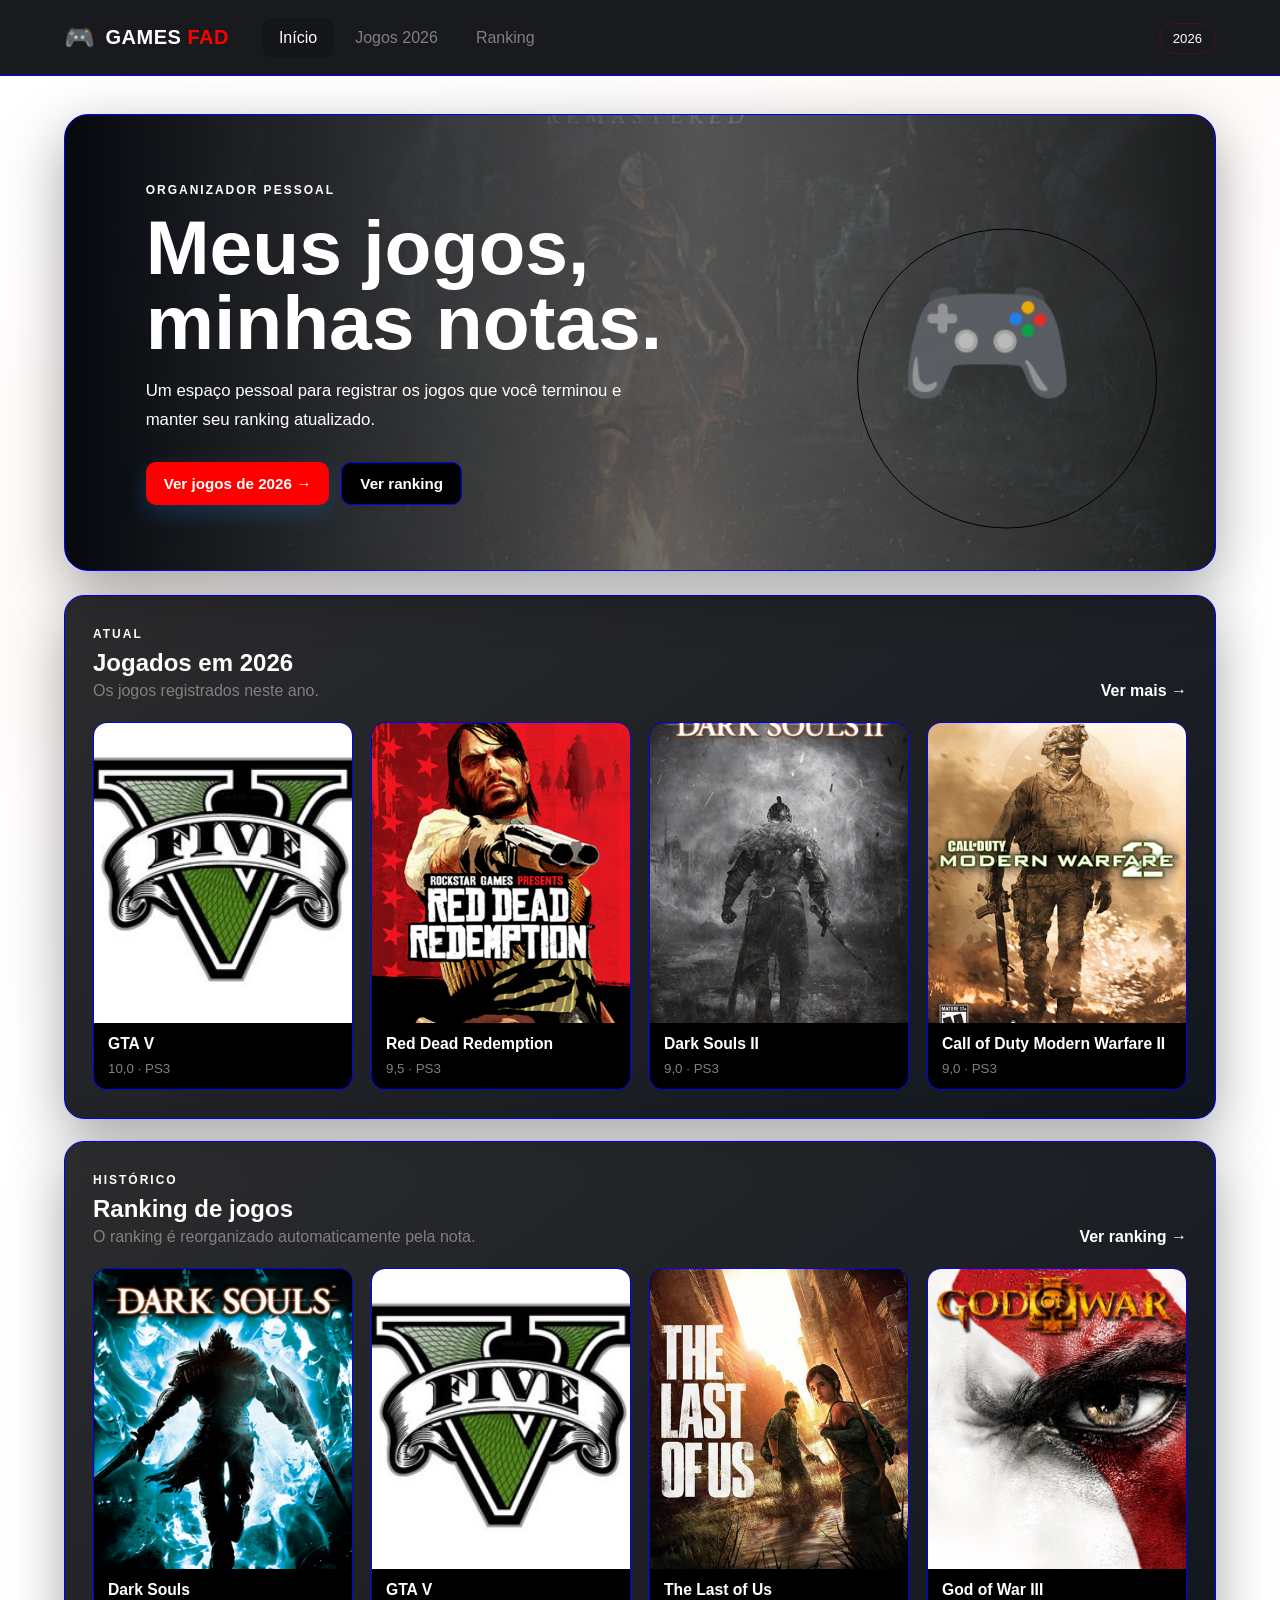
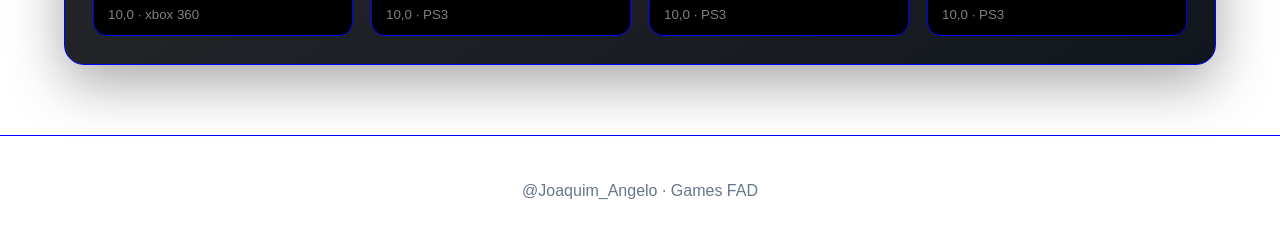
<file: index.html>
<!DOCTYPE html>
<html lang="pt-br">
<head>
    <meta charset="UTF-8">
    <meta name="viewport" content="width=device-width, initial-scale=1.0">
    <title>Games FAD</title>
    <link rel="stylesheet" href="style.css">
</head>
<body>
    <header class="site-header">
        <div class="brand">
            <span class="brand-icon">🎮</span>
            <span>GAMES <strong style="color: red;">FAD</strong></span>
        </div>

        <nav class="nav">
            <a class="active" href="index.html">Início</a>
            <a href="2026.html">Jogos 2026</a>
            <a href="Ranking.html">Ranking</a>
        </nav>

        <div class="header-right">
            <span class="year-badge">2026</span>
        </div>
    </header>

    <main class="home">
        <section class="hero">
            <div class="hero-text">
                <span class="eyebrow">ORGANIZADOR PESSOAL</span>
                <h1>Meus jogos,<br><span>minhas notas.</span></h1>
                <p>Um espaço pessoal para registrar os jogos que você terminou e manter seu ranking atualizado.</p>
                <div class="hero-actions">
                    <a class="btn primary" href="2026.html">Ver jogos de 2026 →</a>
                    <a class="btn secondary" href="Ranking.html">Ver ranking</a>
                </div>
            </div>
            <div class="hero-decoration">
                <div class="controller">🎮</div>
                <div class="hero-circle"></div>
            </div>
        </section>

        <section class="home-grid">
            <article class="home-section">
                <div class="section-heading">
                    <div>
                        <span class="section-kicker">ATUAL</span>
                        <h2>Jogados em 2026</h2>
                        <p>Os jogos registrados neste ano.</p>
                    </div>
                    <a class="text-link" href="2026.html">Ver mais →</a>
                </div>
                <div class="cover-row">
                    <article class="cover-card">
                        <img src="Games/GTA_V.jpg" alt="GTA V">
                        <div class="cover-info"><h3>GTA V</h3><small>10,0 · PS3</small></div>
                    </article>
                    <article class="cover-card">
                        <img src="Games/Red_Dead_Redemption.png" alt="Red Dead Redemption">
                        <div class="cover-info"><h3>Red Dead Redemption</h3><small>9,5 · PS3</small></div>
                    </article>
                    <article class="cover-card">
                        <img src="Games/Dark_Souls_2.png" alt="Dark Souls II">
                        <div class="cover-info"><h3>Dark Souls II</h3><small>9,0 · PS3</small></div>
                    </article>
                    <article class="cover-card">
                        <img src="Games/Modern_Warfare_2.png" alt="Call of Duty Modern Warfare II">
                        <div class="cover-info"><h3>Call of Duty Modern Warfare II</h3><small>9,0 · PS3</small></div>
                    </article>
                </div>
            </article>

            <article class="home-section">
                <div class="section-heading">
                    <div>
                        <span class="section-kicker">HISTÓRICO</span>
                        <h2>Ranking de jogos</h2>
                        <p>O ranking é reorganizado automaticamente pela nota.</p>
                    </div>
                    <a class="text-link" href="Ranking.html">Ver ranking →</a>
                </div>
                <div class="cover-row">
                    <article class="cover-card">
                        <img src="Games/Dark_Souls.png" alt="Dark Souls">
                        <div class="cover-info"><h3>Dark Souls</h3><small>10,0 · xbox 360</small></div>
                    </article>
                    <article class="cover-card">
                        <img src="Games/GTA_V.jpg" alt="GTA V">
                        <div class="cover-info"><h3>GTA V</h3><small>10,0 · PS3</small></div>
                    </article>
                    <article class="cover-card">
                        <img src="Games/The_Last_of_Us.png" alt="The Last of Us">
                        <div class="cover-info"><h3>The Last of Us</h3><small>10,0 · PS3</small></div>
                    </article>
                    <article class="cover-card">
                        <img src="Games/God_of_War_III.webp" alt="God of War III">
                        <div class="cover-info"><h3>God of War III</h3><small>10,0 · PS3</small></div>
                    </article>
                </div>
            </article>
        </section>
    </main>

    <footer>
        <p>@Joaquim_Angelo · Games FAD</p>
    </footer>
</body>
</html>
</file>
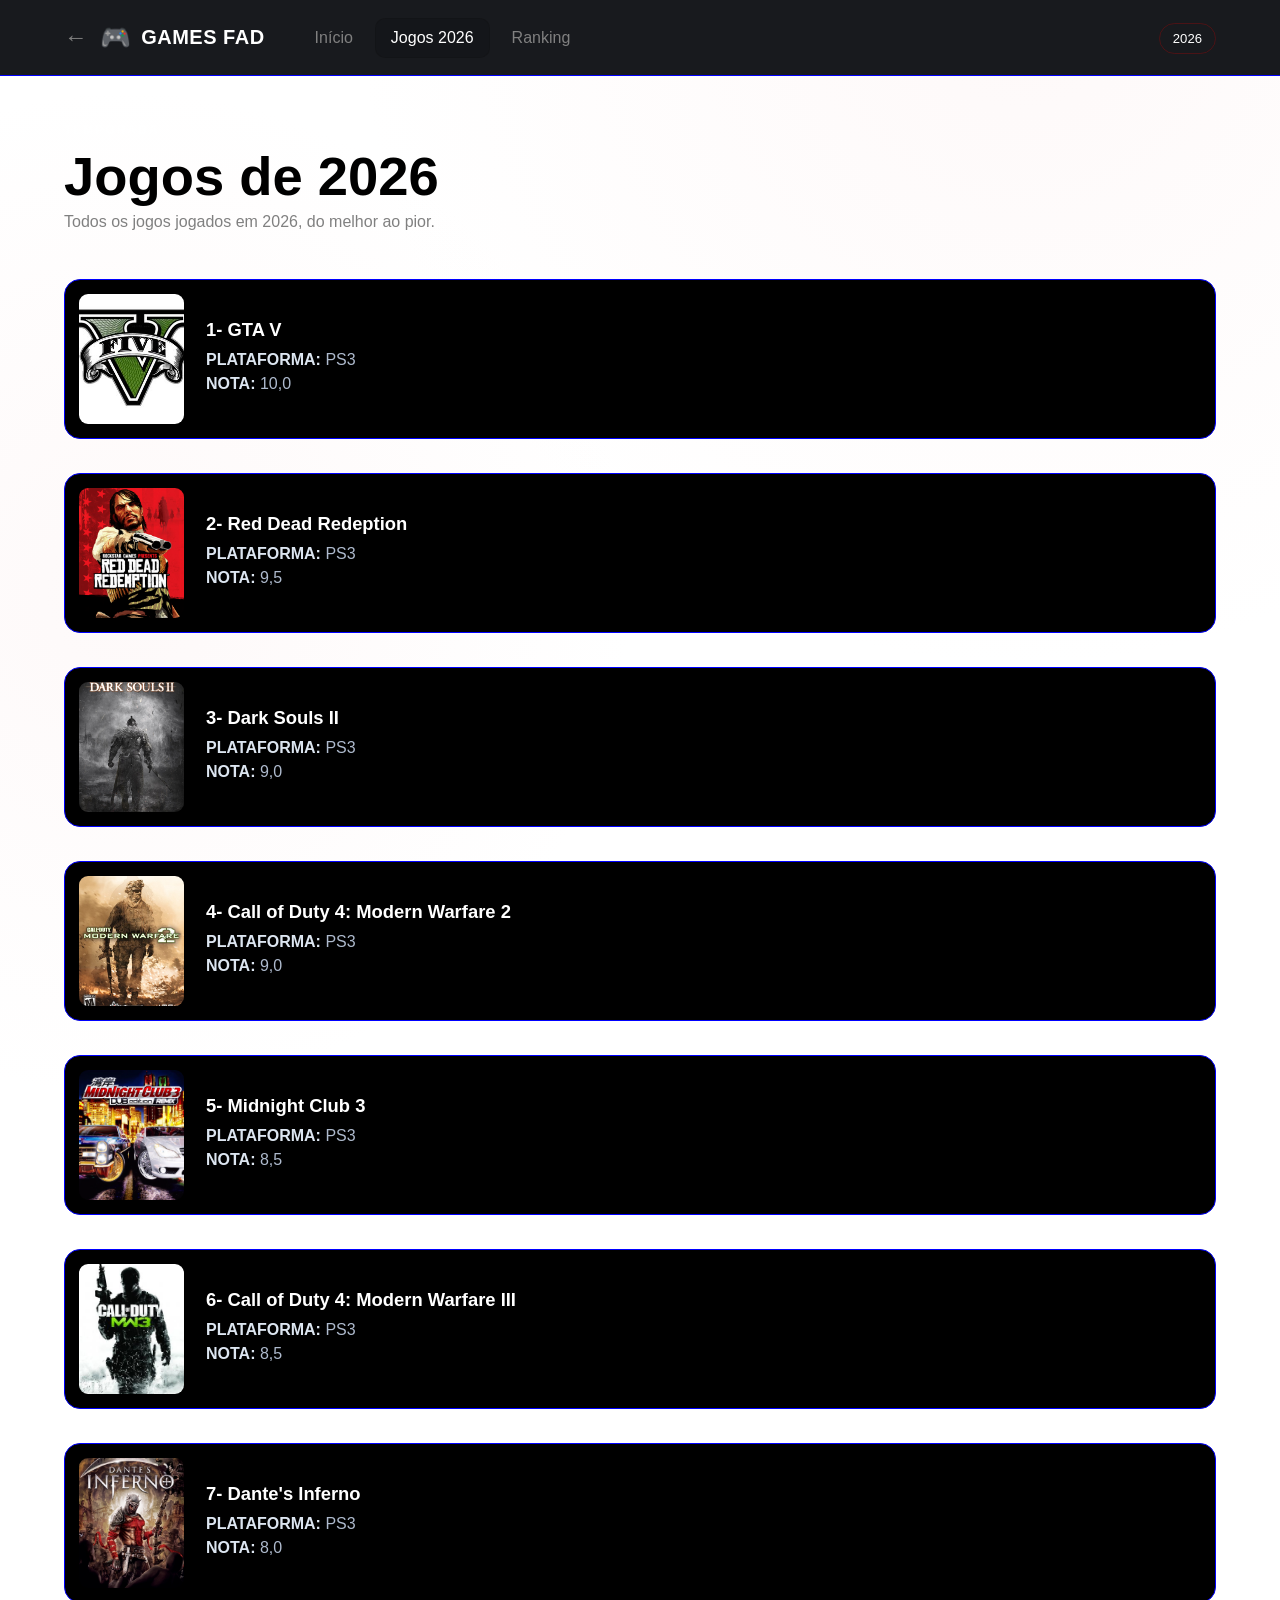
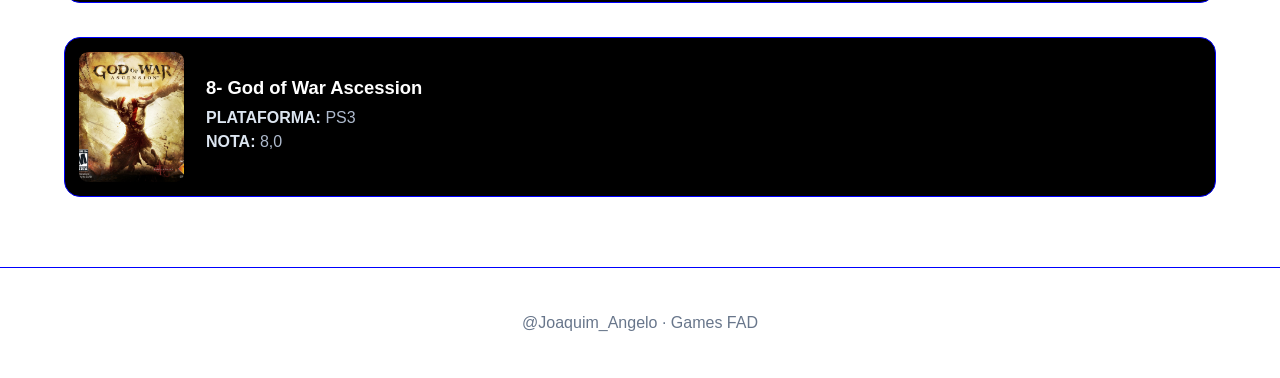
<file: 2026.html>
<!DOCTYPE html>
<html lang="pt-br">
<head>
    <meta charset="UTF-8">
    <meta name="viewport" content="width=device-width, initial-scale=1.0">
    <title>Jogos 2026 · Games FAD</title>
    <link rel="stylesheet" href="style.css">
</head>
<body>
    <header class="site-header">
        <div class="brand">
            <a href="index.html" class="back">←</a>
            <span class="brand-icon">🎮</span>
            <span>GAMES <strong>FAD</strong></span>
        </div>
        <nav class="nav">
            <a href="index.html">Início</a>
            <a class="active" href="2026.html">Jogos 2026</a>
            <a href="Ranking.html">Ranking</a>
        </nav>
        <div class="header-right"><span class="year-badge">2026</span></div>
    </header>

    <main class="page">
        <div class="page-title">
            <div>
                <span class="section-kicker">TEMPORADA</span>
                <h1 style="color: black;">Jogos de 2026</h1>
                <p>Todos os jogos jogados em 2026, do melhor ao pior.</p>
            </div>
        </div>

        <div id="games-2026" class="cards-container">
        <div class="card" style="margin-top: 20px;">
            <div class="game"><img src="Games/GTA_V.jpg" alt="GTA V"></div>
            <div class="info">
                <h2>1- GTA V</h2>
                <p><strong>PLATAFORMA:</strong> PS3</p>
                <p><strong>NOTA:</strong> 10,0</p>
            </div>
        </div>
        <div class="card" style="margin-top: 20px;">
            <div class="game"><img src="Games/Red_Dead_Redemption.png" alt="Red Dead Redeption"></div>
            <div class="info">
                <h2>2- Red Dead Redeption</h2>
                <p><strong>PLATAFORMA:</strong> PS3</p>
                <p><strong>NOTA:</strong> 9,5</p>
            </div>
        </div>
        <div class="card" style="margin-top: 20px;">
            <div class="game"><img src="Games/Dark_Souls_2.png" alt="Dark Souls II"></div>
            <div class="info">
                <h2>3- Dark Souls II</h2>
                <p><strong>PLATAFORMA:</strong> PS3</p>
                <p><strong>NOTA:</strong> 9,0</p>
            </div>
        </div>
        <div class="card" style="margin-top: 20px;">
            <div class="game"><img src="Games/Modern_Warfare_2.png" alt="Call of Duty 4: Modern Warfare 2"></div>
            <div class="info">
                <h2>4- Call of Duty 4: Modern Warfare 2</h2>
                <p><strong>PLATAFORMA:</strong> PS3</p>
                <p><strong>NOTA:</strong> 9,0</p>
            </div>
        </div>
        <div class="card" style="margin-top: 20px;">
            <div class="game"><img src="Games/midnight_club3.webp" alt="Midnight Club 3"></div>
            <div class="info">
                <h2>5- Midnight Club 3</h2>
                <p><strong>PLATAFORMA:</strong> PS3</p>
                <p><strong>NOTA:</strong> 8,5</p>
            </div>
        </div>
        <div class="card" style="margin-top: 20px;">
            <div class="game"><img src="Games/Modern_Warfare_3.jpg" alt="Call of Duty 4: Modern Warfare III"></div>
            <div class="info">
                <h2>6- Call of Duty 4: Modern Warfare III</h2>
                <p><strong>PLATAFORMA:</strong> PS3</p>
                <p><strong>NOTA:</strong> 8,5</p>
            </div>
        </div>
        <div class="card" style="margin-top: 20px;">
            <div class="game"><img src="Games/Dantes_Inferno.webp" alt="Dantes Inferno"></div>
            <div class="info">
                <h2>7- Dante's Inferno</h2>
                <p><strong>PLATAFORMA:</strong> PS3</p>
                <p><strong>NOTA:</strong> 8,0</p>
            </div>
        </div>
        <div class="card" style="margin-top: 20px;">
            <div class="game"><img src="Games/God_of_War_Ascension.png" alt="God of War Ascession"></div>
            <div class="info">
                <h2>8- God of War Ascession</h2>
                <p><strong>PLATAFORMA:</strong> PS3</p>
                <p><strong>NOTA:</strong> 8,0</p>
            </div>
        </div>
        </div>
    </main>

    <footer><p>@Joaquim_Angelo · Games FAD</p></footer>

    <script src="script.js"></script>
    <script>organizarJogos("#games-2026");</script>
</body>
</html>
</file>
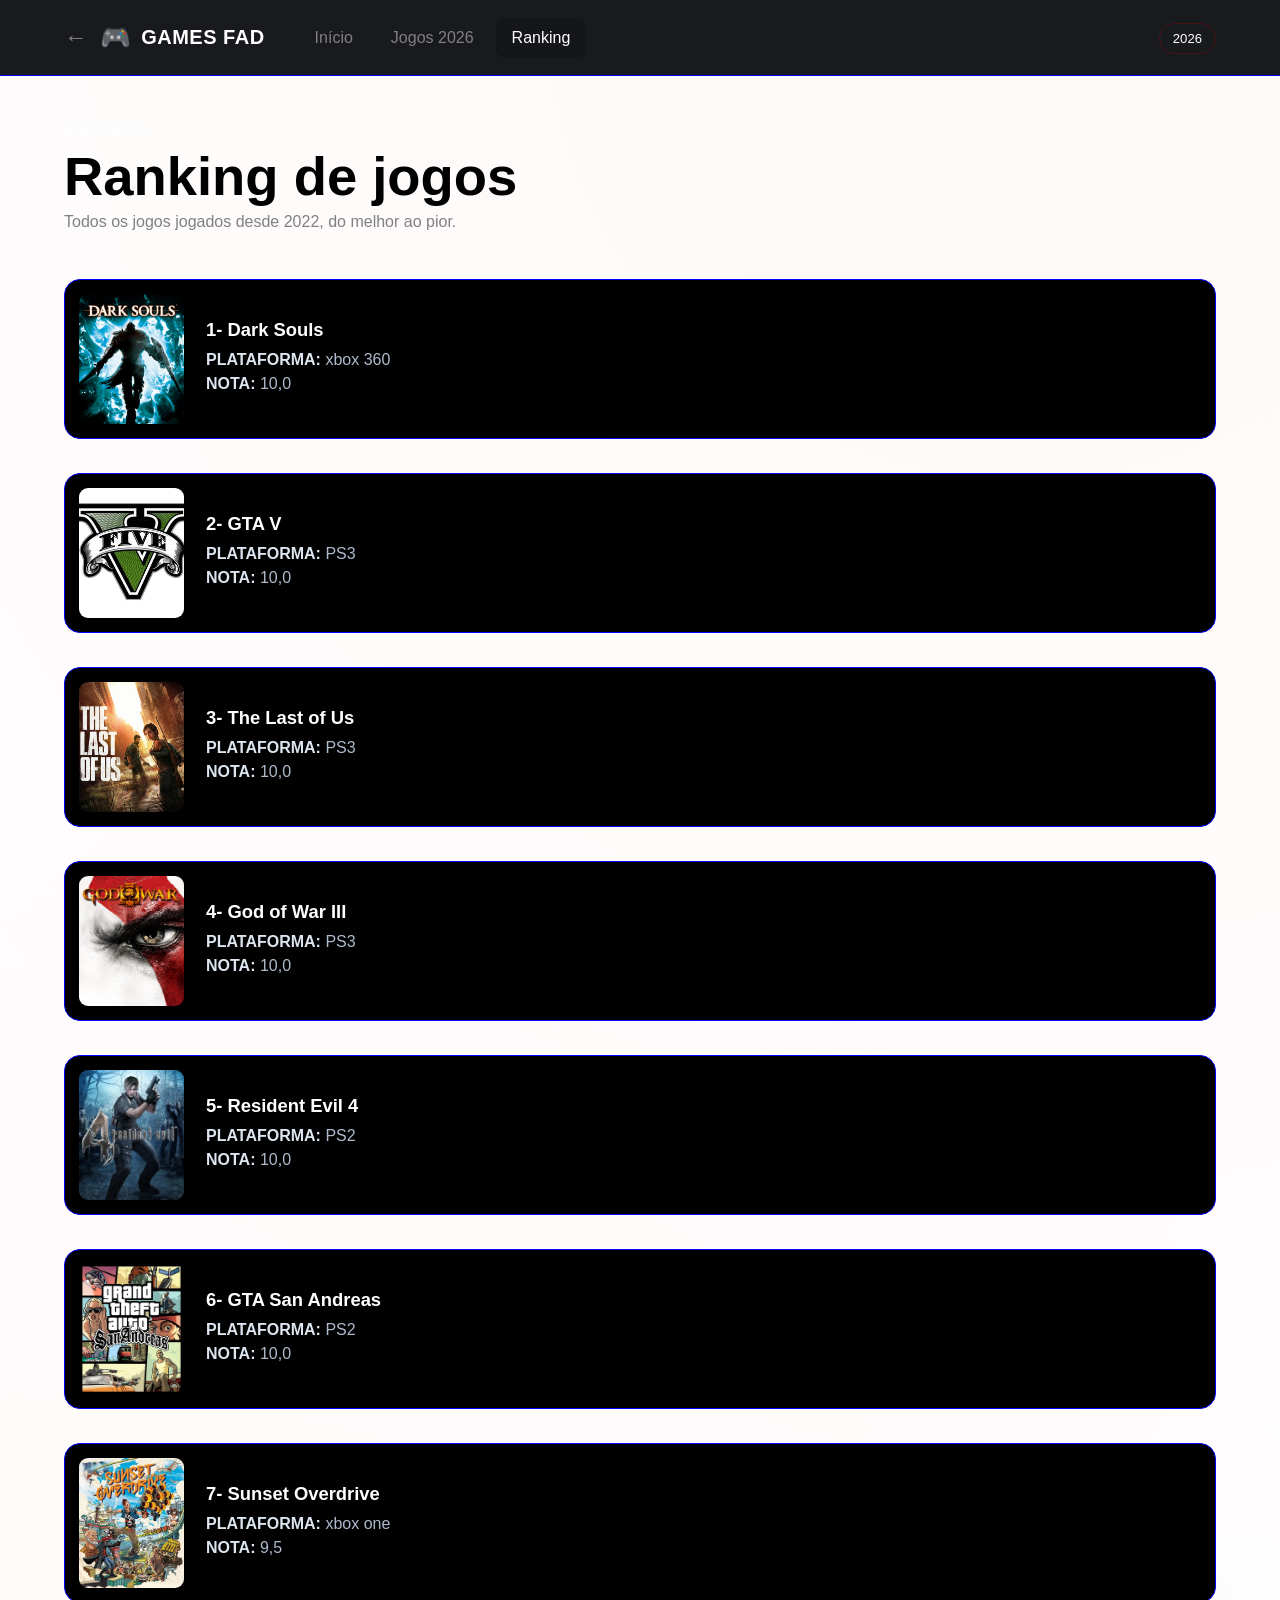
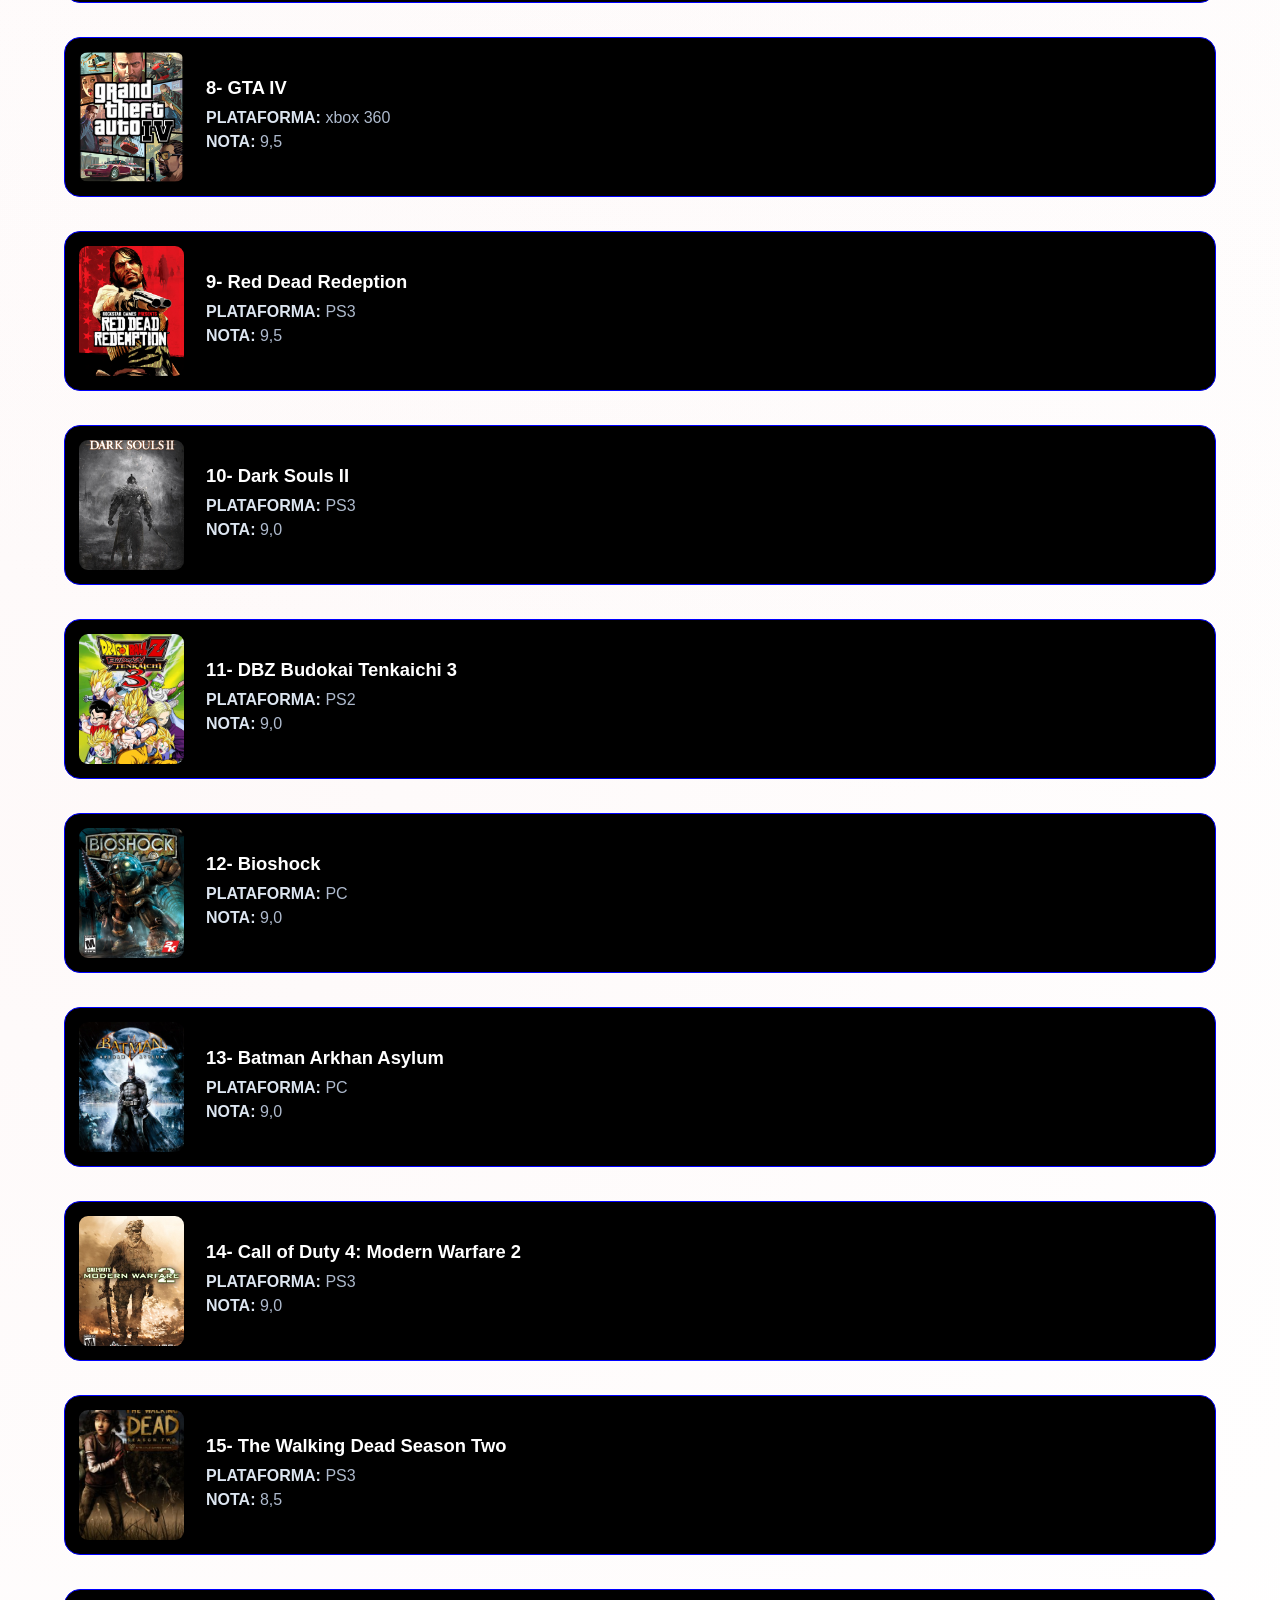
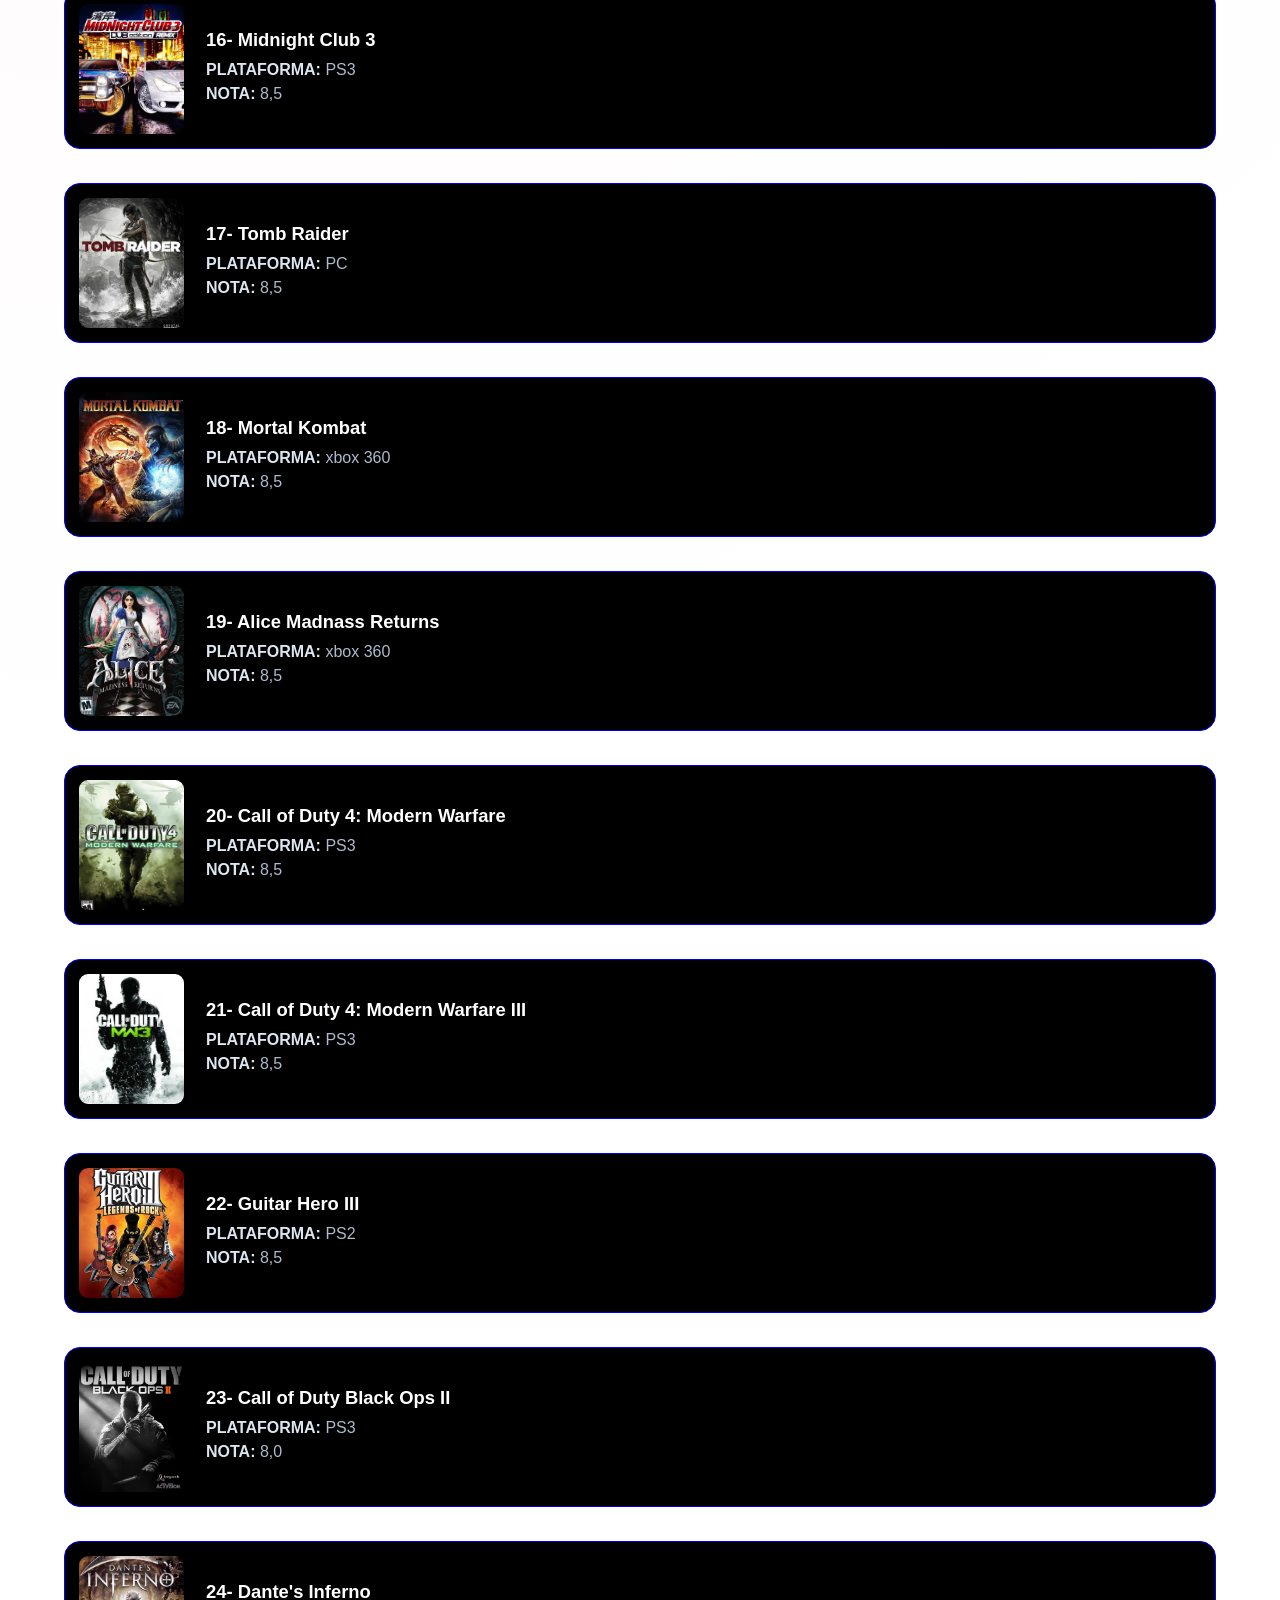
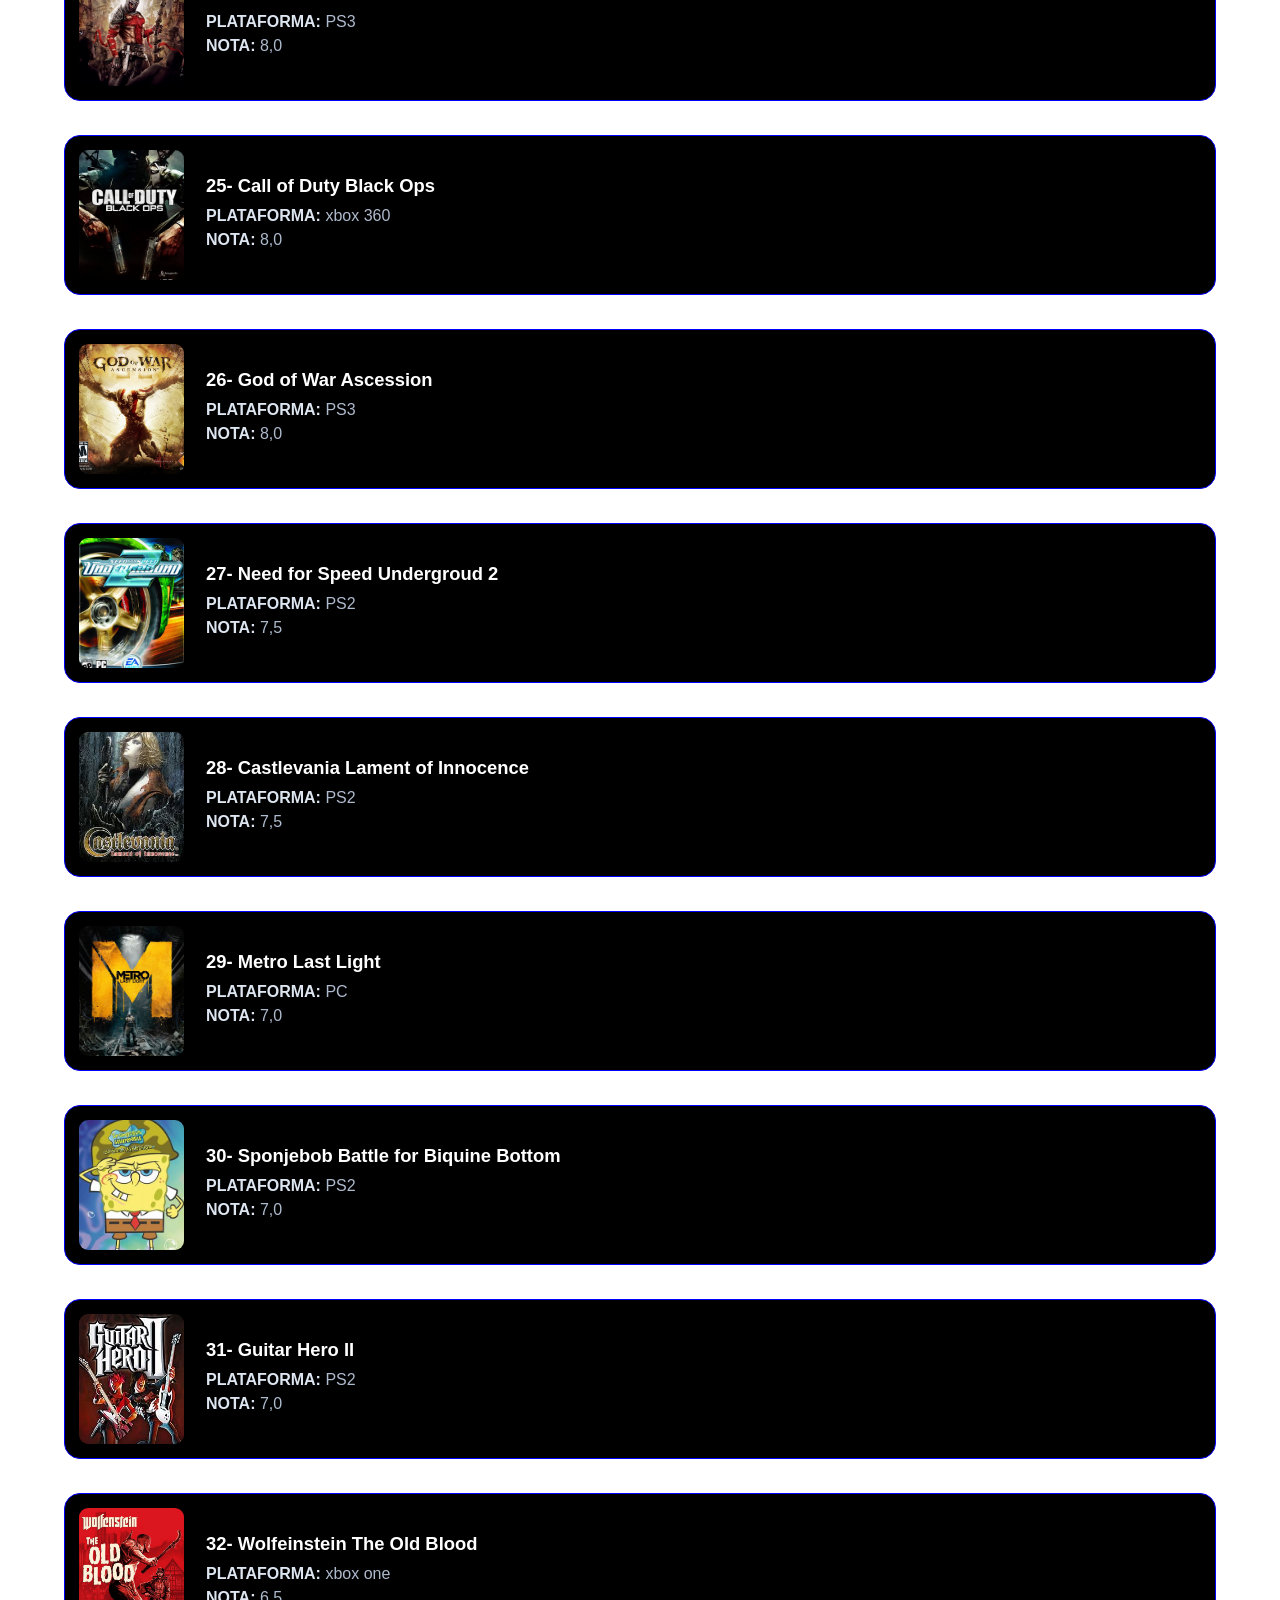
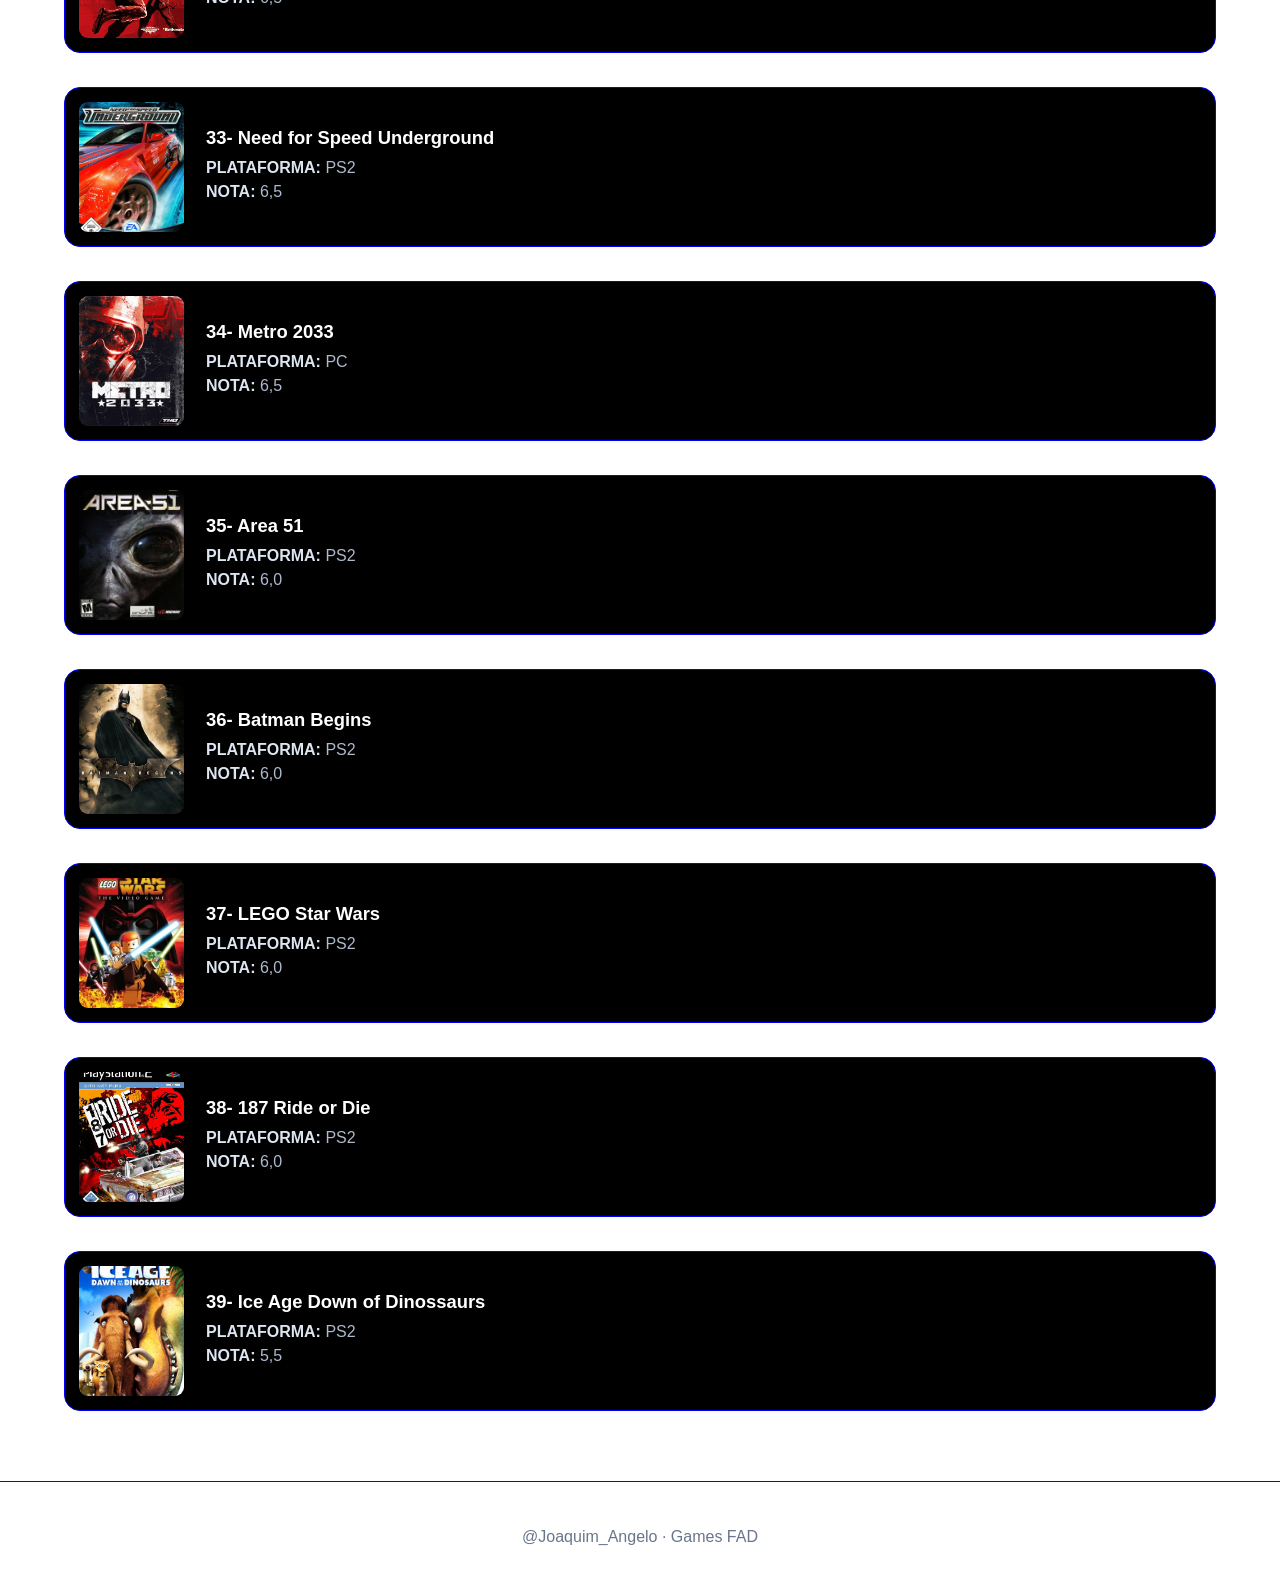
<file: Ranking.html>
<!DOCTYPE html>
<html lang="pt-br">
<head>
    <meta charset="UTF-8">
    <meta name="viewport" content="width=device-width, initial-scale=1.0">
    <title>Ranking · Games FAD</title>
    <link rel="stylesheet" href="style.css">
</head>
<body>
    <header class="site-header">
        <div class="brand">
            <a href="index.html" class="back">←</a>
            <span class="brand-icon">🎮</span>
            <span>GAMES <strong>FAD</strong></span>
        </div>
        <nav class="nav">
            <a href="index.html">Início</a>
            <a href="2026.html">Jogos 2026</a>
            <a class="active" href="Ranking.html">Ranking</a>
        </nav>
        <div class="header-right"><span class="year-badge">2026</span></div>
    </header>

    <main class="page">
        <div class="page-title">
            <div>
                <span class="section-kicker">HISTÓRICO</span>
                <h1 style="color: black;">Ranking de jogos</h1>
                <p>Todos os jogos jogados desde 2022, do melhor ao pior.</p>
            </div>
        </div>

        <div id="ranking-list" class="cards-container">
        <div class="card" style="margin-top: 20px;">
            <div class="game"><img src="Games/Dark_Souls.png" alt="Dark Souls"></div>
            <div class="info">
                <h2>1- Dark Souls</h2>
                <p><strong>PLATAFORMA:</strong> xbox 360</p>
                <p><strong>NOTA:</strong> 10,0</p>
            </div>
        </div>
        <div class="card" style="margin-top: 20px;">
            <div class="game"><img src="Games/GTA_V.jpg" alt="GTA V"></div>
            <div class="info">
                <h2>2- GTA V</h2>
                <p><strong>PLATAFORMA:</strong> PS3</p>
                <p><strong>NOTA:</strong> 10,0</p>
            </div>
        </div>
        <div class="card" style="margin-top: 20px;">
            <div class="game"><img src="Games/The_Last_of_Us.png" alt="The Last of Us"></div>
            <div class="info">
                <h2>3- The Last of Us</h2>
                <p><strong>PLATAFORMA:</strong> PS3</p>
                <p><strong>NOTA:</strong> 10,0</p>
            </div>
        </div>
        <div class="card" style="margin-top: 20px;">
            <div class="game"><img src="Games/God_of_War_III.webp" alt="God of War III"></div>
            <div class="info">
                <h2>4- God of War III</h2>
                <p><strong>PLATAFORMA:</strong> PS3</p>
                <p><strong>NOTA:</strong> 10,0</p>
            </div>
        </div>
        <div class="card" style="margin-top: 20px;">
            <div class="game"><img src="Games/Resident_Evil_4.jpg" alt="Resident Evil 4"></div>
            <div class="info">
                <h2>5- Resident Evil 4</h2>
                <p><strong>PLATAFORMA:</strong> PS2</p>
                <p><strong>NOTA:</strong> 10,0</p>
            </div>
        </div>
        <div class="card" style="margin-top: 20px;">
            <div class="game"><img src="Games/GTA_San_Andreas.png" alt="GTA San Andreas"></div>
            <div class="info">
                <h2>6- GTA San Andreas</h2>
                <p><strong>PLATAFORMA:</strong> PS2</p>
                <p><strong>NOTA:</strong> 10,0</p>
            </div>
        </div>
        <div class="card" style="margin-top: 20px;">
            <div class="game"><img src="Games/Sunset_Overdrive.jpg" alt="Sunset Overdrive"></div>
            <div class="info">
                <h2>7- Sunset Overdrive</h2>
                <p><strong>PLATAFORMA:</strong> xbox one</p>
                <p><strong>NOTA:</strong> 9,5</p>
            </div>
        </div>
        <div class="card" style="margin-top: 20px;">
            <div class="game"><img src="Games/GTA_IV.png" alt="GTA IV"></div>
            <div class="info">
                <h2>8- GTA IV</h2>
                <p><strong>PLATAFORMA:</strong> xbox 360</p>
                <p><strong>NOTA:</strong> 9,5</p>
            </div>
        </div>
        <div class="card" style="margin-top: 20px;">
            <div class="game"><img src="Games/Red_Dead_Redemption.png" alt="Red Dead Redeption"></div>
            <div class="info">
                <h2>9- Red Dead Redeption</h2>
                <p><strong>PLATAFORMA:</strong> PS3</p>
                <p><strong>NOTA:</strong> 9,5</p>
            </div>
        </div>
        <div class="card" style="margin-top: 20px;">
            <div class="game"><img src="Games/Dark_Souls_2.png" alt="Dark Souls II"></div>
            <div class="info">
                <h2>10- Dark Souls II</h2>
                <p><strong>PLATAFORMA:</strong> PS3</p>
                <p><strong>NOTA:</strong> 9,0</p>
            </div>
        </div>
        <div class="card" style="margin-top: 20px;">
            <div class="game"><img src="Games/Dragon_Ball.webp" alt="DBZ Budokai Tenkaichi 3"></div>
            <div class="info">
                <h2>11- DBZ Budokai Tenkaichi 3</h2>
                <p><strong>PLATAFORMA:</strong> PS2</p>
                <p><strong>NOTA:</strong> 9,0</p>
            </div>
        </div>
        <div class="card" style="margin-top: 20px;">
            <div class="game"><img src="Games/BioShock.jpg" alt="Bioshock"></div>
            <div class="info">
                <h2>12- Bioshock</h2>
                <p><strong>PLATAFORMA:</strong> PC</p>
                <p><strong>NOTA:</strong> 9,0</p>
            </div>
        </div>
        <div class="card" style="margin-top: 20px;">
            <div class="game"><img src="Games/Batman_Arkham_Asylum.jpg" alt="Batman Arkhan Asylum"></div>
            <div class="info">
                <h2>13- Batman Arkhan Asylum</h2>
                <p><strong>PLATAFORMA:</strong> PC</p>
                <p><strong>NOTA:</strong> 9,0</p>
            </div>
        </div>
        <div class="card" style="margin-top: 20px;">
            <div class="game"><img src="Games/Modern_Warfare_2.png" alt="Call of Duty 4: Modern Warfare 2"></div>
            <div class="info">
                <h2>14- Call of Duty 4: Modern Warfare 2</h2>
                <p><strong>PLATAFORMA:</strong> PS3</p>
                <p><strong>NOTA:</strong> 9,0</p>
            </div>
        </div>
        <div class="card" style="margin-top: 20px;">
            <div class="game"><img src="Games/The_Walking_Dead.jpg" alt="The Walking Dead Season Two"></div>
            <div class="info">
                <h2>15- The Walking Dead Season Two</h2>
                <p><strong>PLATAFORMA:</strong> PS3</p>
                <p><strong>NOTA:</strong> 8,5</p>
            </div>
        </div>
        <div class="card" style="margin-top: 20px;">
            <div class="game"><img src="Games/midnight_club3.webp" alt="Midnight Club 3"></div>
            <div class="info">
                <h2>16- Midnight Club 3</h2>
                <p><strong>PLATAFORMA:</strong> PS3</p>
                <p><strong>NOTA:</strong> 8,5</p>
            </div>
        </div>
        <div class="card" style="margin-top: 20px;">
            <div class="game"><img src="Games/Tomb_Raider.jpg" alt="Tomb Raider"></div>
            <div class="info">
                <h2>17- Tomb Raider</h2>
                <p><strong>PLATAFORMA:</strong> PC</p>
                <p><strong>NOTA:</strong> 8,5</p>
            </div>
        </div>
        <div class="card" style="margin-top: 20px;">
            <div class="game"><img src="Games/Mortal_kombat_.webp" alt="Mortal Kombat"></div>
            <div class="info">
                <h2>18- Mortal Kombat</h2>
                <p><strong>PLATAFORMA:</strong> xbox 360</p>
                <p><strong>NOTA:</strong> 8,5</p>
            </div>
        </div>
        <div class="card" style="margin-top: 20px;">
            <div class="game"><img src="Games/AliceMadnessReturns.jpg" alt="Alice Madnass Returns"></div>
            <div class="info">
                <h2>19- Alice Madnass Returns</h2>
                <p><strong>PLATAFORMA:</strong> xbox 360</p>
                <p><strong>NOTA:</strong> 8,5</p>
            </div>
        </div>
        <div class="card" style="margin-top: 20px;">
            <div class="game"><img src="Games/Call_of_Duty_4_Modern_Warfare.jpg" alt="Call of Duty 4: Modern Warfare"></div>
            <div class="info">
                <h2>20- Call of Duty 4: Modern Warfare</h2>
                <p><strong>PLATAFORMA:</strong> PS3</p>
                <p><strong>NOTA:</strong> 8,5</p>
            </div>
        </div>
        <div class="card" style="margin-top: 20px;">
            <div class="game"><img src="Games/Modern_Warfare_3.jpg" alt="Call of Duty 4: Modern Warfare III"></div>
            <div class="info">
                <h2>21- Call of Duty 4: Modern Warfare III</h2>
                <p><strong>PLATAFORMA:</strong> PS3</p>
                <p><strong>NOTA:</strong> 8,5</p>
            </div>
        </div>
        <div class="card" style="margin-top: 20px;">
            <div class="game"><img src="Games/Guitar_Hero_3.png" alt="Guitar Hero III"></div>
            <div class="info">
                <h2>22- Guitar Hero III</h2>
                <p><strong>PLATAFORMA:</strong> PS2</p>
                <p><strong>NOTA:</strong> 8,5</p>
            </div>
        </div>
        <div class="card" style="margin-top: 20px;">
            <div class="game"><img src="Games/Black_ops_2.jpg" alt="Call of Duty Black Ops II"></div>
            <div class="info">
                <h2>23- Call of Duty Black Ops II</h2>
                <p><strong>PLATAFORMA:</strong> PS3</p>
                <p><strong>NOTA:</strong> 8,0</p>
            </div>
        </div>
        <div class="card" style="margin-top: 20px;">
            <div class="game"><img src="Games/Dantes_Inferno.webp" alt="Dantes Inferno"></div>
            <div class="info">
                <h2>24- Dante's Inferno</h2>
                <p><strong>PLATAFORMA:</strong> PS3</p>
                <p><strong>NOTA:</strong> 8,0</p>
            </div>
        </div>
        <div class="card" style="margin-top: 20px;">
            <div class="game"><img src="Games/Call-_of_Duty_Black-Ops.jpg" alt="Call of Duty Black Ops"></div>
            <div class="info">
                <h2>25- Call of Duty Black Ops</h2>
                <p><strong>PLATAFORMA:</strong> xbox 360</p>
                <p><strong>NOTA:</strong> 8,0</p>
            </div>
        </div>
        <div class="card" style="margin-top: 20px;">
            <div class="game"><img src="Games/God_of_War_Ascension.png" alt="God of War Ascession"></div>
            <div class="info">
                <h2>26- God of War Ascession</h2>
                <p><strong>PLATAFORMA:</strong> PS3</p>
                <p><strong>NOTA:</strong> 8,0</p>
            </div>
        </div>
        <div class="card" style="margin-top: 20px;">
            <div class="game"><img src="Games/NFS_Undergrouds_2.jpg" alt="Need for Speed Undergroud 2"></div>
            <div class="info">
                <h2>27- Need for Speed Undergroud 2</h2>
                <p><strong>PLATAFORMA:</strong> PS2</p>
                <p><strong>NOTA:</strong> 7,5</p>
            </div>
        </div>
        <div class="card" style="margin-top: 20px;">
            <div class="game"><img src="Games/Castlavania_Lament.jpg" alt="Castlevania Lament of Innocence"></div>
            <div class="info">
                <h2>28- Castlevania Lament of Innocence</h2>
                <p><strong>PLATAFORMA:</strong> PS2</p>
                <p><strong>NOTA:</strong> 7,5</p>
            </div>
        </div>
        <div class="card" style="margin-top: 20px;">
            <div class="game"><img src="Games/Metro_last_light.jpg" alt="Metro Last Light"></div>
            <div class="info">
                <h2>29- Metro Last Light</h2>
                <p><strong>PLATAFORMA:</strong> PC</p>
                <p><strong>NOTA:</strong> 7,0</p>
            </div>
        </div>
        <div class="card" style="margin-top: 20px;">
            <div class="game"><img src="Games/BattleForBikiniBottom.jpg" alt="Sponjebob Battle for Biquine Bottom"></div>
            <div class="info">
                <h2>30- Sponjebob Battle for Biquine Bottom</h2>
                <p><strong>PLATAFORMA:</strong> PS2</p>
                <p><strong>NOTA:</strong> 7,0</p>
            </div>
        </div>
        <div class="card" style="margin-top: 20px;">
            <div class="game"><img src="Games/Guitar_Hero_2.jpg" alt="Guitar Hero II"></div>
            <div class="info">
                <h2>31- Guitar Hero II</h2>
                <p><strong>PLATAFORMA:</strong> PS2</p>
                <p><strong>NOTA:</strong> 7,0</p>
            </div>
        </div>
        <div class="card" style="margin-top: 20px;">
            <div class="game"><img src="Games/Wolfenstein_The_Old_Blood.png" alt="Wolfeinstein The Old Blood"></div>
            <div class="info">
                <h2>32- Wolfeinstein The Old Blood</h2>
                <p><strong>PLATAFORMA:</strong> xbox one</p>
                <p><strong>NOTA:</strong> 6,5</p>
            </div>
        </div>
        <div class="card" style="margin-top: 20px;">
            <div class="game"><img src="Games/Need_for_Speed_Undergroud.jpg" alt="Need for Speed Underground"></div>
            <div class="info">
                <h2>33- Need for Speed Underground</h2>
                <p><strong>PLATAFORMA:</strong> PS2</p>
                <p><strong>NOTA:</strong> 6,5</p>
            </div>
        </div>
        <div class="card" style="margin-top: 20px;">
            <div class="game"><img src="Games/Metro_2033.jpg" alt="Metro 2033"></div>
            <div class="info">
                <h2>34- Metro 2033</h2>
                <p><strong>PLATAFORMA:</strong> PC</p>
                <p><strong>NOTA:</strong> 6,5</p>
            </div>
        </div>
        <div class="card" style="margin-top: 20px;">
            <div class="game"><img src="Games/Area_51.jpg" alt="Area 51"></div>
            <div class="info">
                <h2>35- Area 51</h2>
                <p><strong>PLATAFORMA:</strong> PS2</p>
                <p><strong>NOTA:</strong> 6,0</p>
            </div>
        </div>
        <div class="card" style="margin-top: 20px;">
            <div class="game"><img src="Games/Batman_Begins.webp" alt="Batman Begins"></div>
            <div class="info">
                <h2>36- Batman Begins</h2>
                <p><strong>PLATAFORMA:</strong> PS2</p>
                <p><strong>NOTA:</strong> 6,0</p>
            </div>
        </div>
        <div class="card" style="margin-top: 20px;">
            <div class="game"><img src="Games/Legostarwars.jpg" alt="LEGO Star Wars"></div>
            <div class="info">
                <h2>37- LEGO Star Wars</h2>
                <p><strong>PLATAFORMA:</strong> PS2</p>
                <p><strong>NOTA:</strong> 6,0</p>
            </div>
        </div>
        <div class="card" style="margin-top: 20px;">
            <div class="game"><img src="Games/Ride_or_Die.jpg" alt="187 Ride or Die"></div>
            <div class="info">
                <h2>38- 187 Ride or Die</h2>
                <p><strong>PLATAFORMA:</strong> PS2</p>
                <p><strong>NOTA:</strong> 6,0</p>
            </div>
        </div>
        <div class="card" style="margin-top: 20px;">
            <div class="game"><img src="Games/Ice_Age_Dawn_of_the_Dinosaurs.webp" alt="Ice Age Down of Dinossaurs"></div>
            <div class="info">
                <h2>39- Ice Age Down of Dinossaurs</h2>
                <p><strong>PLATAFORMA:</strong> PS2</p>
                <p><strong>NOTA:</strong> 5,5</p>
            </div>
        </div>
        </div>
    </main>

    <footer><p>@Joaquim_Angelo · Games FAD</p></footer>

    <script src="script.js"></script>
    <script>organizarJogos("#ranking-list");</script>
</body>
</html>
</file>
<file: style.css>
:root {
    --bg: white;
    --panel: blue;
    --panel-2: black;
    --line: blue;
    --text: white;
    --muted: gray;
    --accent: red;
    --accent-2: rgb(255, 255, 255);
    --shadow: 0 18px 55px rgba(0,0,0,.35);
}

* { box-sizing: border-box; }

html { scroll-behavior: smooth; }

body {
    margin: 0;
    min-height: 100vh;
    color: var(--text);
    font-family: Arial, Helvetica, sans-serif;
    background:
        radial-gradient(circle at 80% 0%, rgba(249, 225, 225, 0.2), transparent 30%),
        radial-gradient(circle at 10% 30%, rgba(249, 225, 225, 0.2), transparent 28%),
        var(--bg);
}

a { color: inherit; text-decoration: none; }

.site-header {
    min-height: 76px;
    padding: 0 5%;
    display: flex;
    align-items: center;
    gap: 34px;
    position: sticky;
    top: 0;
    z-index: 20;
    background: rgba(5, 7, 11, .92);
    border-bottom: 1px solid var(--line);
    backdrop-filter: blur(16px);
}

.brand {
    display: flex;
    align-items: center;
    gap: 10px;
    white-space: nowrap;
    font-weight: 800;
    font-size: 1.25rem;
    letter-spacing: .5px;
}

.brand strong { color: var(--accent-2); }

.brand-icon { font-size: 1.55rem; }

.back {
    color: var(--muted);
    font-size: 1.45rem;
    margin-right: 2px;
}

.nav {
    display: flex;
    align-items: center;
    gap: 6px;
    flex: 1;
}

.nav a {
    padding: 11px 16px;
    border-radius: 10px;
    color: var(--muted);
    transition: .2s ease;
}

.nav a:hover,
.nav a.active {
    color: white;
    background: rgba(0, 0, 0, 0.13);
}

.nav a.active {
    box-shadow: inset 0 0 0 1px rgba(16, 16, 16, 0.25);
}

.header-right { margin-left: auto; }

.year-badge {
    border: 1px solid rgba(165, 7, 7, 0.35);
    color: var(--accent-2);
    border-radius: 999px;
    padding: 7px 13px;
    font-size: .82rem;
}

.home {
    width: min(1400px, 90%);
    margin: 38px auto 70px;
}

.hero {
    min-height: 420px;
    position: relative;
    overflow: hidden;
    border: 1px solid var(--line);
    border-radius: 24px;
    padding: 65px 7%;
    background:
        linear-gradient(90deg, rgba(5,8,13,.98) 0%, rgba(94, 94, 94, 0.86) 55%, rgba(44, 46, 47, 0.6) 100%),
        url("Games/backgroud.jpg") center/cover;
    box-shadow: var(--shadow);
}

.hero::after {
    content: "";
    position: absolute;
    width: 450px;
    height: 450px;
    border-radius: 50%;
    right: -120px;
    top: -130px;
}

.hero-text { max-width: 600px; position: relative; z-index: 2; }

.eyebrow, .section-kicker {
    color: var(--accent-2);
    font-size: .75rem;
    font-weight: 800;
    letter-spacing: 2px;
}

.hero h1 {
    margin: 12px 0;
    font-size: clamp(2.5rem, 6vw, 5rem);
    line-height: .98;
}

.hero h1 span { color: var(--accent-2); }

.hero p {
    color: white;
    font-size: 1.05rem;
    line-height: 1.7;
    max-width: 520px;
}

.hero-actions {
    display: flex;
    gap: 12px;
    margin-top: 28px;
    flex-wrap: wrap;
}

.hero-decoration {
    position: absolute;
    right: 12%;
    top: 50%;
    transform: translateY(-50%);
}

.controller {
    font-size: 9rem;
    filter: drop-shadow(0 20px 30px rgba(0, 0, 0, 0.188));
    opacity: .9;
}

.hero-circle {
    position: absolute;
    width: 300px;
    height: 300px;
    border: 1px solid black;
    border-radius: 50%;
    top: -30px;
    left: -40px;
}

.btn {
    border: 0;
    border-radius: 10px;
    padding: 12px 18px;
    font-weight: 700;
    cursor: pointer;
    font-size: .95rem;
    transition: .2s ease;
    display: inline-flex;
    align-items: center;
    justify-content: center;
}

.btn:hover { transform: translateY(-2px); }

.btn.primary {
    background: var(--accent);
    color: white;
    box-shadow: 0 8px 25px rgba(35,140,255,.22);
}

.btn.secondary {
    background: black;
    color: white;
    border: 1px solid var(--line);
}

.home-grid {
    display: grid;
    gap: 22px;
    margin-top: 24px;
}

.home-section,
.add-panel {
    background: linear-gradient(145deg, rgba(35, 35, 37, 0.96), rgba(8,13,21,.96));
    border: 1px solid var(--line);
    border-radius: 20px;
    padding: 28px;
    box-shadow: var(--shadow);
}

.section-heading {
    display: flex;
    justify-content: space-between;
    align-items: flex-end;
    gap: 20px;
    margin-bottom: 22px;
}

.section-heading h2,
.page-title h1 {
    margin: 7px 0 5px;
}

.section-heading p,
.page-title p,
.add-panel p {
    margin: 0;
    color: var(--muted);
}

.text-link {
    color: var(--accent-2);
    font-weight: 700;
    white-space: nowrap;
}

.cover-row {
    display: grid;
    grid-template-columns: repeat(4, 1fr);
    gap: 18px;
}

.cover-card {
    overflow: hidden;
    border: 1px solid var(--line);
    border-radius: 14px;
    background: black;
    transition: .2s ease;
}

.cover-card:hover {
    transform: translateY(-4px);
    border-color: white;
}

.cover-card img {
    width: 100%;
    height: 300px;
    display: block;
    object-fit: cover;
}

.cover-info { padding: 12px 14px; }

.cover-info h3 {
    margin: 0 0 6px;
    font-size: .98rem;
}

.cover-info small { color: var(--muted); }

.page {
    width: min(1180px, 90%);
    margin: 44px auto 70px;
}

.page-title {
    display: flex;
    justify-content: space-between;
    align-items: end;
    gap: 20px;
    margin-bottom: 28px;
}

.page-title h1 {
    font-size: clamp(2rem, 5vw, 3.4rem);
}

.ranking-note {
    color: var(--muted);
    border: 1px solid var(--line);
    border-radius: 999px;
    padding: 10px 14px;
    font-size: .82rem;
}

.add-panel {
    margin-bottom: 26px;
}

.add-panel h2 { margin: 7px 0; }

.add-panel form {
    display: grid;
    grid-template-columns: 2fr 2fr 1fr .8fr auto;
    gap: 12px;
    margin-top: 22px;
    align-items: end;
}

label {
    color: #b7c3d3;
    font-size: .8rem;
    font-weight: 700;
}

input {
    width: 100%;
    margin-top: 7px;
    border: 1px solid var(--line);
    border-radius: 9px;
    padding: 12px;
    color: white;
    background: #070b12;
    outline: none;
}

input:focus { border-color: var(--accent); }

.form-actions {
    display: flex;
    gap: 8px;
}

.hidden { display: none; }

.game-list {
    display: grid;
    gap: 14px;
}

.game-card,
.ranking-card {
    display: grid;
    grid-template-columns: 105px 1fr auto;
    align-items: center;
    gap: 22px;
    padding: 14px;
    border: 1px solid var(--line);
    border-radius: 16px;
    background: linear-gradient(120deg, rgba(75, 75, 76, 0.98), rgba(7,11,18,.98));
    transition: .2s ease;
}

.game-card:hover,
.ranking-card:hover {
    border-color: white;
    transform: translateX(3px);
}

.game-card img,
.ranking-card img {
    width: 115px;
    height: 160px;
    object-fit: cover;
    border-radius: 9px;
}

.game-card h2,
.ranking-card h2 {
    margin: 0 0 10px;
    font-size: 1.15rem;
}

.meta {
    display: flex;
    flex-wrap: wrap;
    gap: 8px;
}

.meta span {
    color: #aebacd;
    background: black;
    border: 1px solid var(--line);
    padding: 6px 9px;
    border-radius: 7px;
    font-size: .78rem;
}

.score {
    min-width: 82px;
    text-align: center;
    font-size: 1.45rem;
    font-weight: 900;
    color: var(--accent-2);
}

.position {
    width: 62px;
    height: 62px;
    border-radius: 50%;
    display: grid;
    place-items: center;
    background: black;
    border: 1px solid white;
    color: white;
    font-weight: 900;
}

.ranking-card {
    grid-template-columns: 62px 105px 1fr auto;
}

footer {
    text-align: center;
    padding: 30px;
    color: #68768b;
    border-top: 1px solid var(--line);
}

@media (max-width: 950px) {
    .site-header { padding: 0 3%; }
    .cover-row { grid-template-columns: repeat(2, 1fr); }
    .hero-decoration { right: 3%; opacity: .35; }
    .add-panel form { grid-template-columns: repeat(2, 1fr); }
}

@media (max-width: 650px) {
    body{
        background-color: black;
    }
    .site-header { flex-wrap: wrap; padding: 13px 5%; gap: 10px; }
    .nav { order: 3; width: 100%; overflow-x: auto; }
    .nav a { padding: 9px 11px; }
    .header-right { margin-left: auto; }
    .hero { padding: 40px 25px; }
    .hero-decoration { display: none; }
    .cover-row { grid-template-columns: 1fr 1fr; }
    .cover-card img { height: 190px; }
    .page-title { align-items: flex-start; flex-direction: column; }
    .add-panel form { grid-template-columns: 1fr; }
    .form-actions { justify-content: flex-end; }
    .game-card,
    .ranking-card {
        grid-template-columns: 72px 1fr;
    }
    .game-card img,
    .ranking-card img {
        width: 72px;
        height: 94px;
    }
    .score { grid-column: 2; text-align: left; }
    .ranking-card .position { grid-row: span 2; }
    .ranking-card { grid-template-columns: 52px 72px 1fr; }
}


/* Cards no formato original do Games FAD */
.cards-container {
    display: grid;
    gap: 14px;
}

.cards-container .card {
    display: flex;
    align-items: center;
    gap: 22px;
    width: 100%;
    padding: 14px;
    border: 1px solid var(--line);
    border-radius: 16px;
    background: black;
    transition: .2s ease;
}

.cards-container .card:hover {
    border-color: white;
    transform: translateX(3px);
}

.cards-container .game {
    flex: 0 0 105px;
}

.cards-container .game img {
    width: 105px;
    height: 130px;
    object-fit: cover;
    border-radius: 9px;
    display: block;
}

.cards-container .info {
    flex: 1;
}

.cards-container .info h2 {
    margin: 0 0 10px;
    font-size: 1.15rem;
}

.cards-container .info p {
    margin: 6px 0;
    color: #aebacd;
}

.cards-container .info strong {
    color: #dce5f0;
}

@media (max-width: 650px) {
    .cards-container .card {
        align-items: flex-start;
        gap: 14px;
    }

    .cards-container .game {
        flex-basis: 72px;
    }

    .cards-container .game img {
        width: 72px;
        height: 94px;
    }

    .cards-container .info h2 {
        font-size: 1rem;
    }
}
</file>
